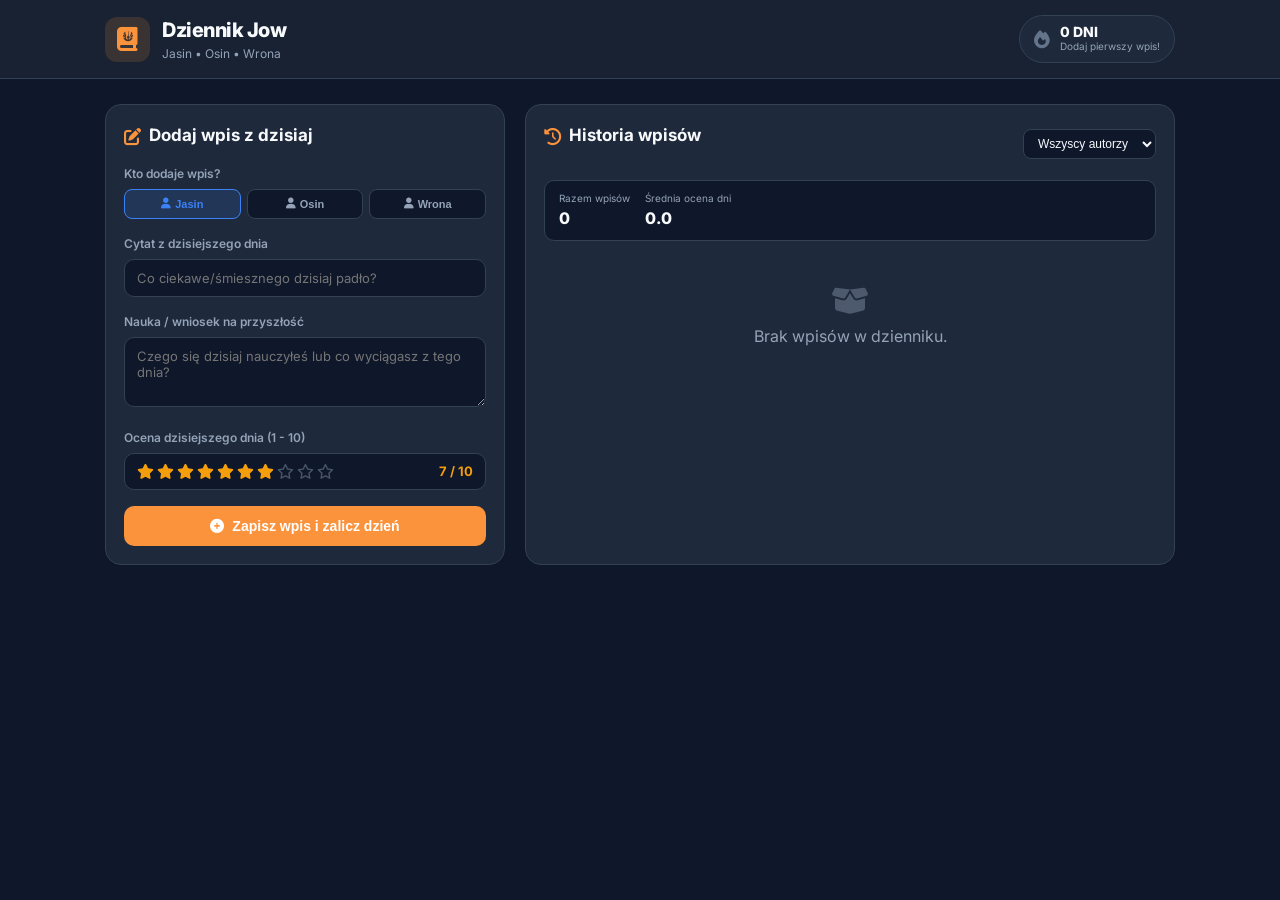
<file: jow.html>
<!DOCTYPE html>
<html lang="pl">
<head>
  <meta charset="UTF-8">
  <meta name="viewport" content="width=device-width, initial-scale=1.0">
  <title>Dziennik Jow | Jasin, Osin, Wrona</title>
  
  <!-- Czcionka Inter & Ikony FontAwesome -->
  <link rel="preconnect" href="https://fonts.googleapis.com">
  <link rel="preconnect" href="https://fonts.gstatic.com" crossorigin>
  <link href="https://fonts.googleapis.com/css2?family=Inter:wght@400;500;600;700;800&display=swap" rel="stylesheet">
  <link rel="stylesheet" href="https://cdnjs.cloudflare.com/ajax/libs/font-awesome/6.4.0/css/all.min.css">
  
  <!-- Plik ze stylami CSS -->
  <link rel="stylesheet" href="style.css">
</head>
<body>

  <!-- NAGŁÓWEK -->
  <header class="main-header">
    <div class="container header-container">
      <div class="logo-area">
        <div class="logo-icon"><i class="fa-solid fa-journal-whills"></i></div>
        <div>
          <h1 class="logo-title">Dziennik Jow</h1>
          <p class="logo-subtitle">Jasin • Osin • Wrona</p>
        </div>
      </div>

      <!-- BANER STREAK (PASSA) -->
      <div class="streak-badge" id="streakBadge">
        <div class="streak-icon" id="streakIcon">
          <i class="fa-solid fa-fire"></i>
        </div>
        <div class="streak-info">
          <div class="streak-count" id="streakCount">0 DNI</div>
          <div class="streak-label" id="streakLabel">Brak aktywnej passy</div>
        </div>
      </div>
    </div>
  </header>

  <!-- GŁÓWNA ZAWARTOŚĆ -->
  <main class="container main-layout">
    
    <!-- SEKCJA FORMULARZA -->
    <section class="card form-card">
      <h2 class="section-title"><i class="fa-solid fa-pen-to-square"></i> Dodaj wpis z dzisiaj</h2>
      
      <form id="entryForm">
        <!-- Wybór autora -->
        <div class="form-group">
          <label class="form-label">Kto dodaje wpis?</label>
          <div class="author-selector">
            <button type="button" class="author-btn active" data-author="Jasin">
              <i class="fa-solid fa-user"></i> Jasin
            </button>
            <button type="button" class="author-btn" data-author="Osin">
              <i class="fa-solid fa-user"></i> Osin
            </button>
            <button type="button" class="author-btn" data-author="Wrona">
              <i class="fa-solid fa-user"></i> Wrona
            </button>
          </div>
        </div>

        <!-- Cytat dnia -->
        <div class="form-group">
          <label for="quoteInput" class="form-label">Cytat z dzisiejszego dnia</label>
          <input type="text" id="quoteInput" class="form-control" placeholder="Co ciekawe/śmiesznego dzisiaj padło?" required>
        </div>

        <!-- Nauka na przyszłość -->
        <div class="form-group">
          <label for="lessonInput" class="form-label">Nauka / wniosek na przyszłość</label>
          <textarea id="lessonInput" class="form-control" rows="3" placeholder="Czego się dzisiaj nauczyłeś lub co wyciągasz z tego dnia?" required></textarea>
        </div>

        <!-- Ocena dnia -->
        <div class="form-group">
          <label class="form-label">Ocena dzisiejszego dnia (1 - 10)</label>
          <div class="rating-box">
            <div class="stars-container" id="starsContainer">
              <!-- Gwiazdki zostaną wygenerowane przez JS -->
            </div>
            <span class="rating-value" id="ratingValue">7 / 10</span>
          </div>
        </div>

        <button type="submit" class="submit-btn">
          <i class="fa-solid fa-plus-circle"></i> Zapisz wpis i zalicz dzień
        </button>
      </form>
    </section>

    <!-- SEKCJA HISTORII I STATYSTYK -->
    <section class="card history-card">
      <div class="history-header">
        <h2 class="section-title"><i class="fa-solid fa-clock-rotate-left"></i> Historia wpisów</h2>
        
        <!-- Filtrowanie po autorze -->
        <div class="filter-box">
          <select id="authorFilter" class="filter-select">
            <option value="ALL">Wszyscy autorzy</option>
            <option value="Jasin">Tylko Jasin</option>
            <option value="Osin">Tylko Osin</option>
            <option value="Wrona">Tylko Wrona</option>
          </select>
        </div>
      </div>

      <!-- Pasek krótkich statystyk -->
      <div class="stats-bar">
        <div class="stat-item">
          <span class="stat-label">Razem wpisów</span>
          <span class="stat-val" id="totalEntries">0</span>
        </div>
        <div class="stat-item">
          <span class="stat-label">Średnia ocena dni</span>
          <span class="stat-val" id="avgRating">0.0</span>
        </div>
      </div>

      <!-- Lista wpisów -->
      <div id="entriesList" class="entries-list">
        <!-- Wpisy ładowane dynamicznie z JS -->
      </div>
    </section>

  </main>

  <!-- SKRYPT LOGIKI -->
  <script>
    // Szybka inicjalizacja aplikacji
    let currentRating = 7;
    let selectedAuthor = 'Jasin';
    let entries = JSON.parse(localStorage.getItem('jow_entries_v2')) || [];

    // Po załadowaniu kodu
    document.addEventListener('DOMContentLoaded', () => {
      initStars();
      initAuthorSelector();
      renderEntries();
      updateStreak();

      document.getElementById('entryForm').addEventListener('submit', handleFormSubmit);
      document.getElementById('authorFilter').addEventListener('change', renderEntries);
    });

    // Inicjalizacja gwiazdek oceny
    function initStars() {
      const container = document.getElementById('starsContainer');
      container.innerHTML = '';
      for (let i = 1; i <= 10; i++) {
        const star = document.createElement('i');
        star.className = i <= currentRating ? 'fa-solid fa-star star-icon' : 'fa-regular fa-star star-icon empty';
        star.addEventListener('click', () => setRating(i));
        container.appendChild(star);
      }
    }

    function setRating(val) {
      currentRating = val;
      document.getElementById('ratingValue').innerText = `${val} / 10`;
      initStars();
    }

    // Wybór autora
    function initAuthorSelector() {
      const btns = document.querySelectorAll('.author-btn');
      btns.forEach(btn => {
        btn.addEventListener('click', () => {
          btns.forEach(b => b.classList.remove('active'));
          btn.classList.add('active');
          selectedAuthor = btn.getAttribute('data-author');
        });
      });
    }

    // Dodawanie wpisu
    function handleFormSubmit(e) {
      e.preventDefault();
      const quote = document.getElementById('quoteInput').value.trim();
      const lesson = document.getElementById('lessonInput').value.trim();

      if (!quote || !lesson) return;

      const newEntry = {
        id: Date.now(),
        date: new Date().toISOString(),
        author: selectedAuthor,
        quote: quote,
        lesson: lesson,
        rating: currentRating
      };

      entries.unshift(newEntry);
      localStorage.setItem('jow_entries_v2', JSON.stringify(entries));

      // Reset formularza
      document.getElementById('quoteInput').value = '';
      document.getElementById('lessonInput').value = '';
      setRating(7);

      renderEntries();
      updateStreak();
    }

    // Usuwanie wpisu
    function deleteEntry(id) {
      if (confirm('Czy na pewno chcesz usunąć ten wpis?')) {
        entries = entries.filter(e => e.id !== id);
        localStorage.setItem('jow_entries_v2', JSON.stringify(entries));
        renderEntries();
        updateStreak();
      }
    }

    // Obliczanie Streaku (Passy Duolingo)
    function updateStreak() {
      const streakBadge = document.getElementById('streakBadge');
      const streakCount = document.getElementById('streakCount');
      const streakLabel = document.getElementById('streakLabel');

      if (entries.length === 0) {
        streakBadge.className = 'streak-badge inactive';
        streakCount.innerText = '0 DNI';
        streakLabel.innerText = 'Dodaj pierwszy wpis!';
        return;
      }

      // Format YYYY-MM-DD
      const dates = entries.map(e => {
        const d = new Date(e.date);
        return `${d.getFullYear()}-${String(d.getMonth() + 1).padStart(2, '0')}-${String(d.getDate()).padStart(2, '0')}`;
      });

      const uniqueDates = Array.from(new Set(dates)).sort().reverse();

      const today = new Date();
      const todayStr = `${today.getFullYear()}-${String(today.getMonth() + 1).padStart(2, '0')}-${String(today.getDate()).padStart(2, '0')}`;

      const yesterday = new Date(today);
      yesterday.setDate(yesterday.getDate() - 1);
      const yesterdayStr = `${yesterday.getFullYear()}-${String(yesterday.getMonth() + 1).padStart(2, '0')}-${String(yesterday.getDate()).padStart(2, '0')}`;

      const hasToday = uniqueDates.includes(todayStr);
      const hasYesterday = uniqueDates.includes(yesterdayStr);

      let streak = 0;

      if (hasToday || hasYesterday) {
        let checkDate = hasToday ? new Date(today) : new Date(yesterday);
        
        while (true) {
          const checkStr = `${checkDate.getFullYear()}-${String(checkDate.getMonth() + 1).padStart(2, '0')}-${String(checkDate.getDate()).padStart(2, '0')}`;
          if (uniqueDates.includes(checkStr)) {
            streak++;
            checkDate.setDate(checkDate.getDate() - 1);
          } else {
            break;
          }
        }
      }

      streakCount.innerText = `${streak} ${streak === 1 ? 'DZIEŃ' : 'DNI'}`;

      if (hasToday) {
        streakBadge.className = 'streak-badge active';
        streakLabel.innerText = 'Dziś passa zaliczona! 🔥';
      } else if (streak > 0) {
        streakBadge.className = 'streak-badge pending';
        streakLabel.innerText = 'Utrzymaj passę dzisiaj!';
      } else {
        streakBadge.className = 'streak-badge inactive';
        streakLabel.innerText = 'Passa wygasła. Zacznij dziś!';
      }
    }

    // Wyświetlanie wpisów
    function renderEntries() {
      const filterValue = document.getElementById('authorFilter').value;
      const filtered = filterValue === 'ALL' ? entries : entries.filter(e => e.author === filterValue);

      // Statystyki
      document.getElementById('totalEntries').innerText = entries.length;
      if (entries.length > 0) {
        const sum = entries.reduce((acc, curr) => acc + curr.rating, 0);
        document.getElementById('avgRating').innerText = (sum / entries.length).toFixed(1);
      } else {
        document.getElementById('avgRating').innerText = '0.0';
      }

      const listContainer = document.getElementById('entriesList');
      listContainer.innerHTML = '';

      if (filtered.length === 0) {
        listContainer.innerHTML = `
          <div class="empty-state">
            <i class="fa-solid fa-box-open"></i>
            <p>Brak wpisów w dzienniku.</p>
          </div>
        `;
        return;
      }

      filtered.forEach(item => {
        const d = new Date(item.date);
        const dateFormatted = d.toLocaleDateString('pl-PL', {
          day: 'numeric',
          month: 'long',
          year: 'numeric'
        });

        const entryCard = document.createElement('div');
        entryCard.className = `entry-card author-border-${item.author.toLowerCase()}`;

        entryCard.innerHTML = `
          <div class="entry-header">
            <div class="entry-meta">
              <span class="badge author-${item.author.toLowerCase()}">${item.author}</span>
              <span class="entry-date"><i class="fa-regular fa-calendar"></i> ${dateFormatted}</span>
            </div>
            <div class="entry-actions">
              <span class="entry-score"><i class="fa-solid fa-star"></i> ${item.rating}/10</span>
              <button onclick="deleteEntry(${item.id})" class="delete-btn" title="Usuń wpis">
                <i class="fa-solid fa-trash-can"></i>
              </button>
            </div>
          </div>
          
          <div class="entry-content">
            <div class="entry-quote">
              <i class="fa-solid fa-quote-left quote-icon"></i>
              <span>"${item.quote}"</span>
            </div>
            
            <div class="entry-lesson">
              <div class="lesson-title"><i class="fa-solid fa-lightbulb"></i> Nauka na przyszłość:</div>
              <p>${item.lesson}</p>
            </div>
          </div>
        `;

        listContainer.appendChild(entryCard);
      });
    }
  </script>
</body>
</html>
</file>
<file: style.css>
/* ZMIENNE WIZUALNE */
:root {
  --bg-color: #0f172a;
  --card-bg: #1e293b;
  --card-border: #334155;
  --text-main: #f8fafc;
  --text-muted: #94a3b8;
  
  --primary: #fb923c;
  --primary-hover: #f97316;
  
  /* Kolory dla przyjaciół */
  --jasin-color: #3b82f6;
  --jasin-bg: rgba(59, 130, 246, 0.15);
  
  --osin-color: #10b981;
  --osin-bg: rgba(16, 185, 129, 0.15);
  
  --wrona-color: #a855f7;
  --wrona-bg: rgba(168, 85, 247, 0.15);
}

/* RESET I PODSTAWY */
* {
  box-sizing: border-box;
  margin: 0;
  padding: 0;
}

body {
  font-family: 'Inter', sans-serif;
  background-color: var(--bg-color);
  color: var(--text-main);
  min-height: 100vh;
  line-height: 1.5;
  padding-bottom: 40px;
}

.container {
  max-width: 1100px;
  margin: 0 auto;
  padding: 0 15px;
}

/* NAGŁÓWEK */
.main-header {
  background-color: #182232;
  border-bottom: 1px solid var(--card-border);
  padding: 15px 0;
  margin-bottom: 25px;
}

.header-container {
  display: flex;
  justify-content: space-between;
  align-items: center;
  flex-wrap: wrap;
  gap: 15px;
}

.logo-area {
  display: flex;
  align-items: center;
  gap: 12px;
}

.logo-icon {
  font-size: 24px;
  color: var(--primary);
  background: rgba(251, 146, 60, 0.15);
  width: 45px;
  height: 45px;
  border-radius: 12px;
  display: flex;
  align-items: center;
  justify-content: center;
}

.logo-title {
  font-size: 20px;
  font-weight: 800;
  letter-spacing: -0.5px;
}

.logo-subtitle {
  font-size: 12px;
  color: var(--text-muted);
}

/* BANER PASSA / STREAK */
.streak-badge {
  display: flex;
  align-items: center;
  gap: 10px;
  padding: 8px 14px;
  border-radius: 99px;
  border: 1px solid var(--card-border);
  background-color: var(--card-bg);
  transition: all 0.3s ease;
}

.streak-badge.active {
  background-color: rgba(249, 115, 22, 0.15);
  border-color: #f97316;
}

.streak-badge.pending {
  background-color: rgba(234, 179, 8, 0.15);
  border-color: #eab308;
}

.streak-icon {
  font-size: 18px;
  color: #64748b;
}

.streak-badge.active .streak-icon {
  color: #f97316;
  animation: pulse 1.5s infinite alternate;
}

.streak-badge.pending .streak-icon {
  color: #eab308;
}

.streak-count {
  font-weight: 800;
  font-size: 14px;
  line-height: 1.1;
}

.streak-label {
  font-size: 10px;
  color: var(--text-muted);
}

@keyframes pulse {
  0% { transform: scale(1); }
  100% { transform: scale(1.15); }
}

/* UKŁAD STRONY */
.main-layout {
  display: grid;
  grid-template-columns: 1fr;
  gap: 20px;
}

@media (min-width: 900px) {
  .main-layout {
    grid-template-columns: 400px 1fr;
  }
}

/* KARTY */
.card {
  background-color: var(--card-bg);
  border: 1px solid var(--card-border);
  border-radius: 16px;
  padding: 18px;
}

.section-title {
  font-size: 17px;
  font-weight: 700;
  margin-bottom: 16px;
  display: flex;
  align-items: center;
  gap: 8px;
}

.section-title i {
  color: var(--primary);
}

/* FORMULARZ */
.form-group {
  margin-bottom: 16px;
}

.form-label {
  display: block;
  font-size: 12px;
  font-weight: 600;
  color: var(--text-muted);
  margin-bottom: 6px;
}

.form-control {
  width: 100%;
  background-color: #0f172a;
  border: 1px solid var(--card-border);
  border-radius: 10px;
  padding: 10px 12px;
  color: #fff;
  font-family: inherit;
  font-size: 13px;
  outline: none;
  transition: border-color 0.2s;
}

.form-control:focus {
  border-color: var(--primary);
}

/* WYBÓR AUTORA & KATEGORII (Elastyczny układy na telefon) */
.author-selector {
  display: grid;
  grid-template-columns: repeat(3, 1fr);
  gap: 6px;
}

.category-selector {
  display: flex;
  flex-wrap: wrap;
  gap: 6px;
}

.category-btn {
  flex: 1 1 calc(33.333% - 6px);
  min-width: 90px;
}

.author-btn, .category-btn {
  background-color: #0f172a;
  border: 1px solid var(--card-border);
  color: var(--text-muted);
  padding: 8px 4px;
  border-radius: 8px;
  font-weight: 600;
  font-size: 11px;
  cursor: pointer;
  transition: all 0.2s;
  text-align: center;
  display: flex;
  align-items: center;
  justify-content: center;
  gap: 4px;
}

.category-btn.active {
  background-color: rgba(251, 146, 60, 0.15);
  color: var(--primary);
  border-color: var(--primary);
}

.author-btn[data-author="Jasin"].active {
  background-color: var(--jasin-bg);
  color: var(--jasin-color);
  border-color: var(--jasin-color);
}

.author-btn[data-author="Osin"].active {
  background-color: var(--osin-bg);
  color: var(--osin-color);
  border-color: var(--osin-color);
}

.author-btn[data-author="Wrona"].active {
  background-color: var(--wrona-bg);
  color: var(--wrona-color);
  border-color: var(--wrona-color);
}

/* OCENA GWIAZDKOWA */
.rating-box {
  display: flex;
  align-items: center;
  justify-content: space-between;
  background-color: #0f172a;
  padding: 8px 12px;
  border-radius: 10px;
  border: 1px solid var(--card-border);
}

.stars-container {
  display: flex;
  gap: 3px;
}

.star-icon {
  color: #f59e0b;
  cursor: pointer;
  font-size: 15px;
  transition: transform 0.1s;
}

.star-icon.empty {
  color: #475569;
}

.rating-value {
  font-weight: 700;
  font-size: 13px;
  color: #f59e0b;
}

/* PRZYCISK DODAWANIA */
.submit-btn {
  width: 100%;
  background-color: var(--primary);
  color: #fff;
  border: none;
  padding: 12px;
  border-radius: 10px;
  font-weight: 700;
  font-size: 14px;
  cursor: pointer;
  display: flex;
  align-items: center;
  justify-content: center;
  gap: 8px;
  transition: background-color 0.2s;
  margin-top: 10px;
}

.submit-btn:hover {
  background-color: var(--primary-hover);
}

/* HISTORIA I PASEK STATYSTYK */
.history-header {
  display: flex;
  justify-content: space-between;
  align-items: center;
  flex-wrap: wrap;
  gap: 10px;
  margin-bottom: 15px;
}

.filter-box {
  display: flex;
  gap: 6px;
  flex-wrap: wrap;
  width: 100%;
}

@media (min-width: 600px) {
  .filter-box {
    width: auto;
  }
}

.filter-select {
  flex: 1;
  background-color: #0f172a;
  color: var(--text-main);
  border: 1px solid var(--card-border);
  padding: 6px 10px;
  border-radius: 8px;
  font-size: 12px;
  outline: none;
}

.stats-bar {
  display: flex;
  gap: 15px;
  background-color: #0f172a;
  padding: 10px 14px;
  border-radius: 10px;
  margin-bottom: 15px;
  border: 1px solid var(--card-border);
}

.stat-item {
  display: flex;
  flex-direction: column;
}

.stat-label {
  font-size: 10px;
  color: var(--text-muted);
}

.stat-val {
  font-size: 16px;
  font-weight: 800;
}

/* LISTA WPISÓW */
.entries-list {
  display: flex;
  flex-direction: column;
  gap: 12px;
}

.entry-card {
  background-color: #0f172a;
  border-radius: 12px;
  padding: 14px;
  border-left: 4px solid var(--card-border);
  border-top: 1px solid rgba(255, 255, 255, 0.05);
  border-right: 1px solid rgba(255, 255, 255, 0.05);
  border-bottom: 1px solid rgba(255, 255, 255, 0.05);
}

.entry-card.author-border-jasin { border-left-color: var(--jasin-color); }
.entry-card.author-border-osin { border-left-color: var(--osin-color); }
.entry-card.author-border-wrona { border-left-color: var(--wrona-color); }

.entry-header {
  display: flex;
  justify-content: space-between;
  align-items: center;
  margin-bottom: 10px;
  flex-wrap: wrap;
  gap: 6px;
}

.entry-meta {
  display: flex;
  align-items: center;
  gap: 6px;
  flex-wrap: wrap;
}

.badge {
  padding: 2px 8px;
  border-radius: 99px;
  font-size: 10px;
  font-weight: 700;
  text-transform: uppercase;
}

.category-badge {
  background: rgba(255, 255, 255, 0.08);
  border: 1px solid var(--card-border);
  color: var(--primary);
  padding: 2px 8px;
  border-radius: 99px;
  font-size: 10px;
  font-weight: 600;
}

.badge.author-jasin { background-color: var(--jasin-bg); color: var(--jasin-color); }
.badge.author-osin { background-color: var(--osin-bg); color: var(--osin-color); }
.badge.author-wrona { background-color: var(--wrona-bg); color: var(--wrona-color); }

.entry-date {
  font-size: 11px;
  color: var(--text-muted);
}

.entry-actions {
  display: flex;
  align-items: center;
  gap: 10px;
}

.entry-score {
  font-weight: 700;
  font-size: 12px;
  color: #f59e0b;
}

.delete-btn {
  background: none;
  border: none;
  color: #64748b;
  cursor: pointer;
  font-size: 13px;
}

.entry-quote {
  font-size: 14px;
  font-weight: 600;
  color: #e2e8f0;
  margin-bottom: 8px;
  display: flex;
  gap: 6px;
}

.quote-icon {
  color: var(--primary);
  opacity: 0.6;
}

.entry-lesson {
  background-color: rgba(255, 255, 255, 0.03);
  padding: 8px 10px;
  border-radius: 8px;
  font-size: 12px;
  color: #cbd5e1;
}

.lesson-title {
  font-weight: 600;
  color: var(--text-muted);
  font-size: 10px;
  margin-bottom: 2px;
}

.empty-state {
  text-align: center;
  padding: 30px 0;
  color: var(--text-muted);
}

.empty-state i {
  font-size: 30px;
  margin-bottom: 8px;
  opacity: 0.4;
}

/* EKRAN LOGOWANIA */
.login-overlay {
  position: fixed;
  top: 0;
  left: 0;
  width: 100vw;
  height: 100vh;
  background-color: var(--bg-color);
  display: flex;
  align-items: center;
  justify-content: center;
  z-index: 9999;
  padding: 20px;
}

.login-card {
  width: 100%;
  max-width: 340px;
  text-align: center;
}

.login-header {
  margin-bottom: 20px;
}

.login-lock-icon {
  font-size: 36px;
  color: var(--primary);
  margin-bottom: 10px;
}

.login-header h2 {
  font-size: 20px;
  font-weight: 800;
}

.login-header p {
  font-size: 12px;
  color: var(--text-muted);
}

.pin-input {
  text-align: center;
  font-size: 18px;
  letter-spacing: 4px;
  font-weight: 700;
}

.login-error {
  color: #ef4444;
  font-size: 11px;
  margin-bottom: 12px;
  display: none;
}

.logout-btn {
  background: rgba(255,255,255,0.08);
  border: 1px solid var(--card-border);
  color: var(--text-muted);
  width: 38px;
  height: 38px;
  border-radius: 99px;
  cursor: pointer;
  display: flex;
  align-items: center;
  justify-content: center;
  font-size: 14px;
}

/* REAKCJE EMOJKI */
.reactions-bar {
  display: flex;
  gap: 6px;
  margin-top: 12px;
  flex-wrap: wrap;
}

.reaction-btn {
  background: rgba(255, 255, 255, 0.05);
  border: 1px solid var(--card-border);
  color: var(--text-main);
  padding: 4px 10px;
  border-radius: 20px;
  font-size: 12px;
  cursor: pointer;
  display: flex;
  align-items: center;
  gap: 4px;
}

.reaction-btn.active {
  background: rgba(251, 146, 60, 0.25);
  border-color: var(--primary);
  font-weight: bold;
}

.reaction-count {
  font-size: 11px;
  opacity: 0.8;
}

/* KOMENTARZE */
.comments-section {
  margin-top: 12px;
  padding-top: 10px;
  border-top: 1px dashed var(--card-border);
}

.comments-title {
  font-size: 11px;
  font-weight: 700;
  color: var(--text-muted);
  margin-bottom: 6px;
}

.comments-list {
  display: flex;
  flex-direction: column;
  gap: 5px;
  margin-bottom: 10px;
}

.comment-item {
  background: rgba(0, 0, 0, 0.2);
  padding: 5px 8px;
  border-radius: 6px;
  font-size: 12px;
  display: flex;
  justify-content: space-between;
  align-items: center;
}

.comment-content {
  display: flex;
  gap: 5px;
}

.comment-author {
  font-weight: 700;
}

.comment-author.author-jasin { color: var(--jasin-color); }
.comment-author.author-osin { color: var(--osin-color); }
.comment-author.author-wrona { color: var(--wrona-color); }

.comment-text {
  color: var(--text-main);
}

.comment-delete-btn {
  background: none;
  border: none;
  color: #64748b;
  cursor: pointer;
  font-size: 11px;
  padding: 2px 4px;
}

.no-comments {
  font-size: 11px;
  color: var(--text-muted);
  font-style: italic;
}

.comment-form {
  display: flex;
  gap: 5px;
}

.comment-author-select {
  background-color: #0f172a;
  color: var(--text-main);
  border: 1px solid var(--card-border);
  border-radius: 6px;
  padding: 4px;
  font-size: 11px;
}

.comment-input {
  flex: 1;
  background-color: #0f172a;
  border: 1px solid var(--card-border);
  border-radius: 6px;
  padding: 4px 8px;
  color: #fff;
  font-size: 12px;
  outline: none;
}

.comment-submit-btn {
  background-color: var(--primary);
  color: #fff;
  border: none;
  padding: 0 10px;
  border-radius: 6px;
  cursor: pointer;
}
</file>
